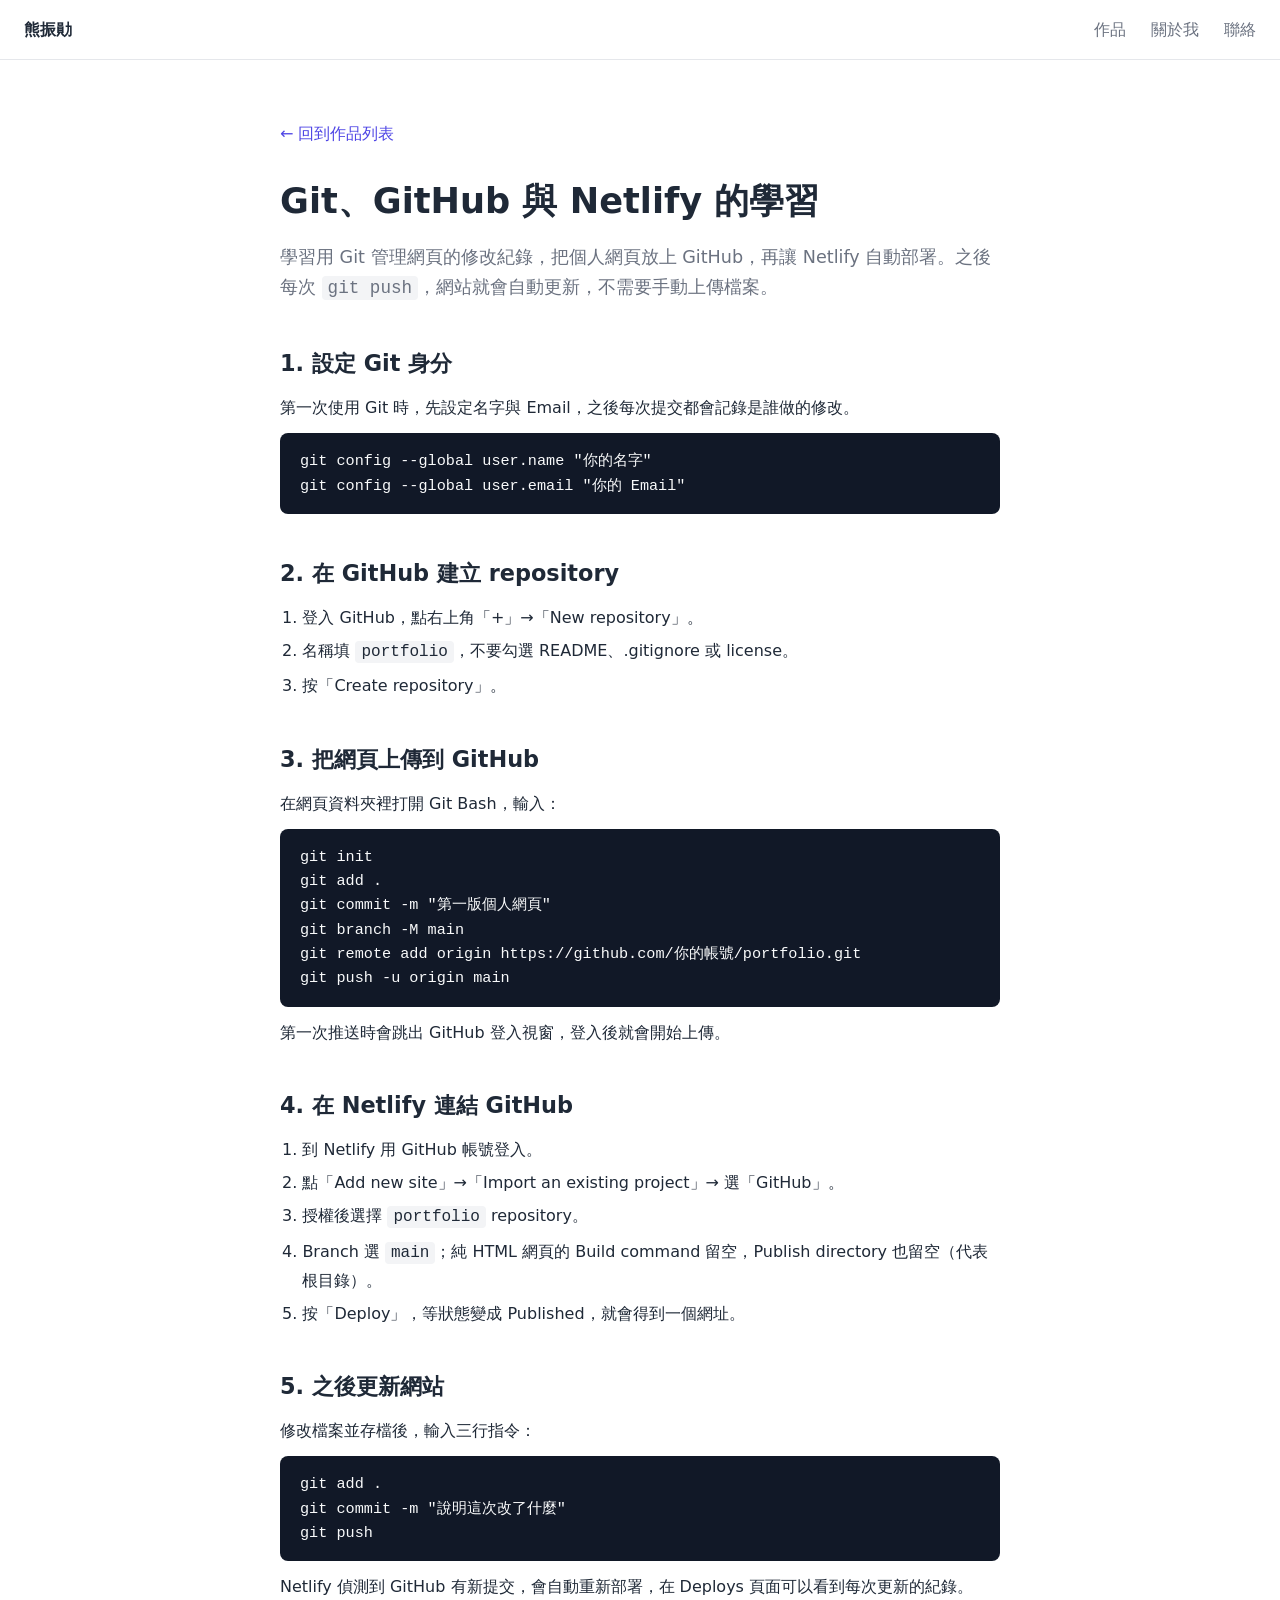
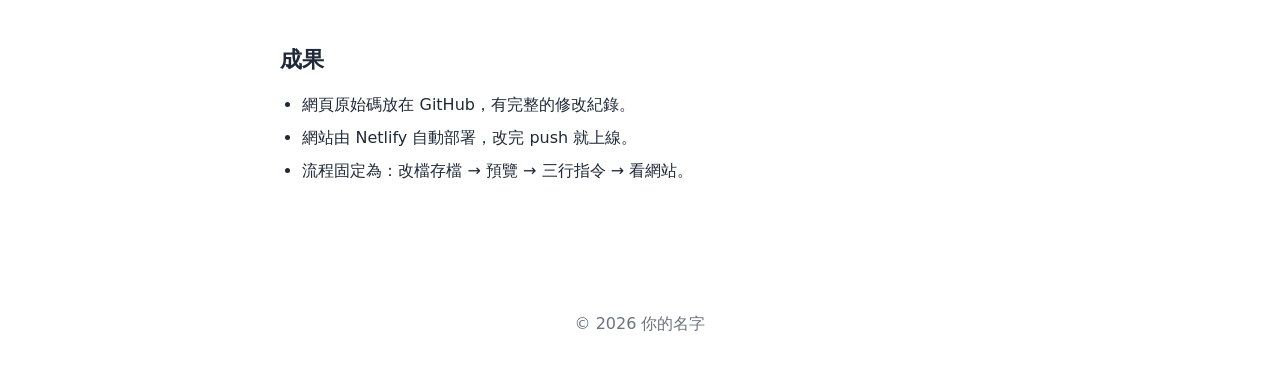
<file: github-netlify.html>
<!DOCTYPE html>
<html lang="zh-Hant">
<head>
  <meta charset="UTF-8">
  <meta name="viewport" content="width=device-width, initial-scale=1.0">
  <title>Git、GitHub 與 Netlify 的學習｜熊振勛</title>
  <link rel="stylesheet" href="style.css">
</head>
<body>

  <!-- 導覽列 -->
  <header class="nav">
    <a href="index.html" class="logo">熊振勛</a>
    <nav>
      <a href="index.html#projects">作品</a>
      <a href="index.html#about">關於我</a>
      <a href="index.html#contact">聯絡</a>
    </nav>
  </header>

  <!-- 作品說明 -->
  <section class="article">
    <a href="index.html#projects" class="back">← 回到作品列表</a>
    <h1>Git、GitHub 與 Netlify 的學習</h1>
    <p class="lead">學習用 Git 管理網頁的修改紀錄，把個人網頁放上 GitHub，再讓 Netlify 自動部署。之後每次 <code>git push</code>，網站就會自動更新，不需要手動上傳檔案。</p>

    <h2>1. 設定 Git 身分</h2>
    <p>第一次使用 Git 時，先設定名字與 Email，之後每次提交都會記錄是誰做的修改。</p>
    <pre><code>git config --global user.name "你的名字"
git config --global user.email "你的 Email"</code></pre>

    <h2>2. 在 GitHub 建立 repository</h2>
    <ol>
      <li>登入 GitHub，點右上角「+」→「New repository」。</li>
      <li>名稱填 <code>portfolio</code>，不要勾選 README、.gitignore 或 license。</li>
      <li>按「Create repository」。</li>
    </ol>

    <h2>3. 把網頁上傳到 GitHub</h2>
    <p>在網頁資料夾裡打開 Git Bash，輸入：</p>
    <pre><code>git init
git add .
git commit -m "第一版個人網頁"
git branch -M main
git remote add origin https://github.com/你的帳號/portfolio.git
git push -u origin main</code></pre>
    <p>第一次推送時會跳出 GitHub 登入視窗，登入後就會開始上傳。</p>

    <h2>4. 在 Netlify 連結 GitHub</h2>
    <ol>
      <li>到 Netlify 用 GitHub 帳號登入。</li>
      <li>點「Add new site」→「Import an existing project」→ 選「GitHub」。</li>
      <li>授權後選擇 <code>portfolio</code> repository。</li>
      <li>Branch 選 <code>main</code>；純 HTML 網頁的 Build command 留空，Publish directory 也留空（代表根目錄）。</li>
      <li>按「Deploy」，等狀態變成 Published，就會得到一個網址。</li>
    </ol>

    <h2>5. 之後更新網站</h2>
    <p>修改檔案並存檔後，輸入三行指令：</p>
    <pre><code>git add .
git commit -m "說明這次改了什麼"
git push</code></pre>
    <p>Netlify 偵測到 GitHub 有新提交，會自動重新部署，在 Deploys 頁面可以看到每次更新的紀錄。</p>

    <h2>成果</h2>
    <ul>
      <li>網頁原始碼放在 GitHub，有完整的修改紀錄。</li>
      <li>網站由 Netlify 自動部署，改完 push 就上線。</li>
      <li>流程固定為：改檔存檔 → 預覽 → 三行指令 → 看網站。</li>
    </ul>
  </section>

  <footer>© 2026 你的名字</footer>

</body>
</html>
</file>
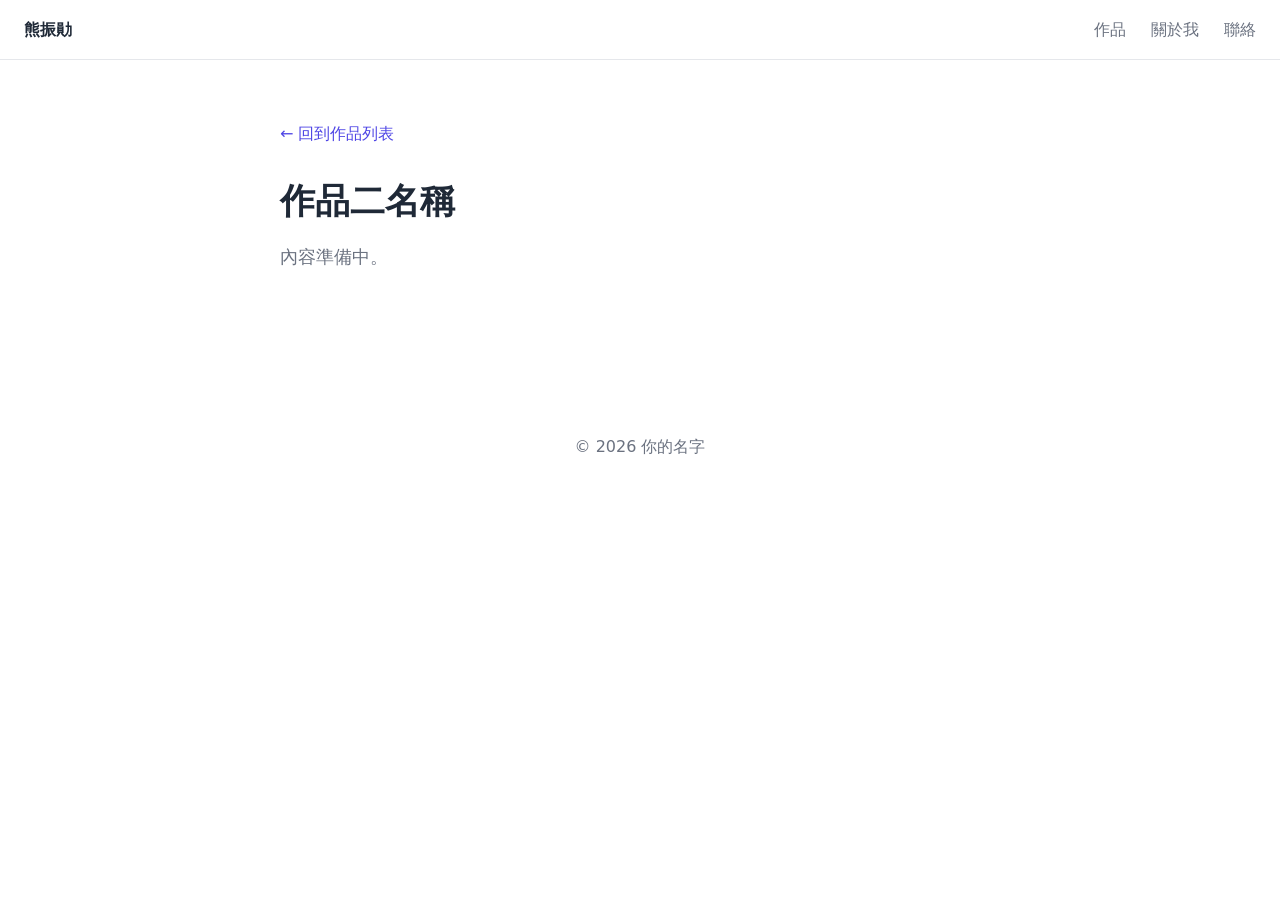
<file: project2.html>
<!DOCTYPE html>
<html lang="zh-Hant">
<head>
  <meta charset="UTF-8">
  <meta name="viewport" content="width=device-width, initial-scale=1.0">
  <title>作品二名稱｜熊振勛</title>
  <link rel="stylesheet" href="style.css">
</head>
<body>

  <!-- 導覽列 -->
  <header class="nav">
    <a href="index.html" class="logo">熊振勛</a>
    <nav>
      <a href="index.html#projects">作品</a>
      <a href="index.html#about">關於我</a>
      <a href="index.html#contact">聯絡</a>
    </nav>
  </header>

  <!-- 作品說明 -->
  <section class="article">
    <a href="index.html#projects" class="back">← 回到作品列表</a>
    <h1>作品二名稱</h1>
    <p class="lead">內容準備中。</p>
  </section>

  <footer>© 2026 你的名字</footer>

</body>
</html>
</file>
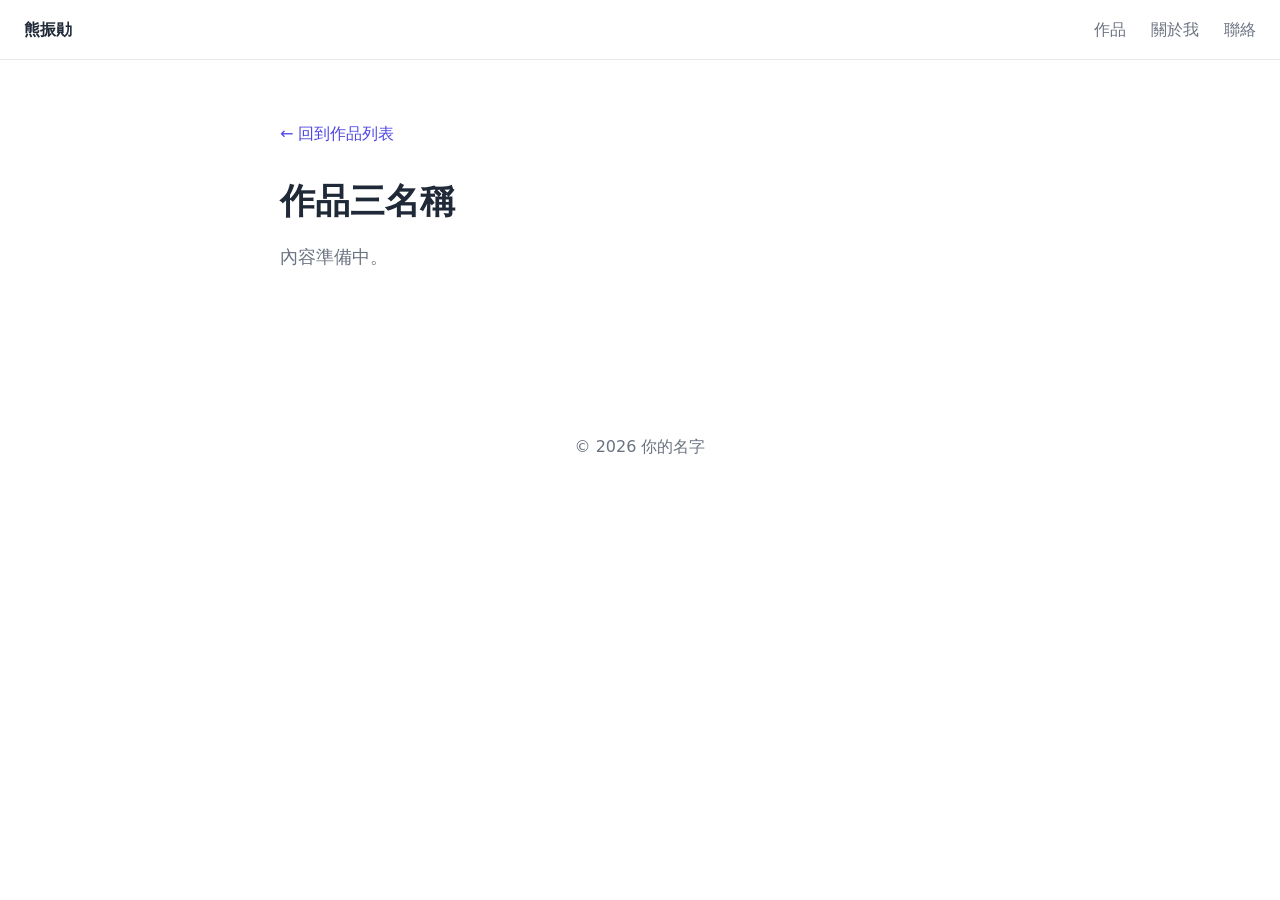
<file: project3.html>
<!DOCTYPE html>
<html lang="zh-Hant">
<head>
  <meta charset="UTF-8">
  <meta name="viewport" content="width=device-width, initial-scale=1.0">
  <title>作品三名稱｜熊振勛</title>
  <link rel="stylesheet" href="style.css">
</head>
<body>

  <!-- 導覽列 -->
  <header class="nav">
    <a href="index.html" class="logo">熊振勛</a>
    <nav>
      <a href="index.html#projects">作品</a>
      <a href="index.html#about">關於我</a>
      <a href="index.html#contact">聯絡</a>
    </nav>
  </header>

  <!-- 作品說明 -->
  <section class="article">
    <a href="index.html#projects" class="back">← 回到作品列表</a>
    <h1>作品三名稱</h1>
    <p class="lead">內容準備中。</p>
  </section>

  <footer>© 2026 你的名字</footer>

</body>
</html>
</file>
<file: style.css>
/* 主色：改這裡就能換整個網站的顏色 */
:root {
  --main: #4f46e5;
  --text: #1f2937;
  --muted: #6b7280;
  --bg: #ffffff;
  --card: #f3f4f6;
}

* { box-sizing: border-box; margin: 0; padding: 0; }

body {
  font-family: system-ui, "Noto Sans TC", "Microsoft JhengHei", sans-serif;
  color: var(--text);
  background: var(--bg);
  line-height: 1.7;
}

a { color: var(--main); text-decoration: none; }

section {
  max-width: 1000px;
  margin: 0 auto;
  padding: 80px 20px;
}

h2 { font-size: 2rem; margin-bottom: 24px; }

/* 導覽列 */
.nav {
  position: sticky; top: 0;
  display: flex; justify-content: space-between; align-items: center;
  padding: 16px 24px;
  background: rgba(255, 255, 255, 0.9);
  backdrop-filter: blur(8px);
  border-bottom: 1px solid #e5e7eb;
}
.nav .logo { font-weight: 700; color: var(--text); }
.nav nav a { margin-left: 20px; color: var(--muted); }
.nav nav a:hover { color: var(--main); }

/* 首頁介紹 */
.hero { text-align: center; padding-top: 140px; padding-bottom: 140px; }
.hero h1 { font-size: 2.8rem; margin-bottom: 16px; }
.hero h1 span { color: var(--main); }
.hero p { color: var(--muted); font-size: 1.2rem; margin-bottom: 32px; }

.btn {
  display: inline-block;
  padding: 12px 28px;
  background: var(--main);
  color: #fff;
  border-radius: 999px;
}
.btn:hover { opacity: 0.85; }

/* 作品卡片 */
.grid {
  display: grid;
  grid-template-columns: repeat(auto-fit, minmax(260px, 1fr));
  gap: 24px;
}
.card {
  background: var(--card);
  border-radius: 12px;
  overflow: hidden;
  transition: transform 0.2s;
}
.card:hover { transform: translateY(-4px); }
.card img { width: 100%; display: block; }
.card h3, .card p, .card a { padding: 0 20px; }
.card h3 { margin-top: 16px; }
.card p { color: var(--muted); margin: 8px 0; }
.card a { display: block; padding-bottom: 20px; }
.card h3 a { display: inline; padding: 0; color: inherit; }
.card h3 a:hover { color: var(--main); }

/* 作品說明頁 */
.article { max-width: 760px; padding-top: 60px; }
.article .back { display: inline-block; margin-bottom: 24px; }
.article h1 { font-size: 2.2rem; margin-bottom: 12px; }
.article .lead { color: var(--muted); font-size: 1.1rem; margin-bottom: 40px; }
.article h2 { font-size: 1.4rem; margin: 40px 0 12px; }
.article ol, .article ul { padding-left: 1.4em; }
.article li { margin: 6px 0; }
.article pre {
  background: #111827; color: #f9fafb;
  padding: 16px 20px; border-radius: 8px;
  overflow-x: auto; margin: 12px 0;
  font-size: 0.95rem; line-height: 1.6;
}
.article code { font-family: Consolas, "Courier New", monospace; }
.article p code, .article li code { background: var(--card); padding: 2px 6px; border-radius: 4px; }

/* 技能標籤 */
.skills { list-style: none; display: flex; flex-wrap: wrap; gap: 10px; margin-top: 20px; }
.skills li { background: var(--card); padding: 6px 14px; border-radius: 999px; }

footer { text-align: center; padding: 40px; color: var(--muted); }

/* 手機版 */
@media (max-width: 600px) {
  .hero h1 { font-size: 2rem; }
  .nav nav a { margin-left: 12px; }
}
</file>
